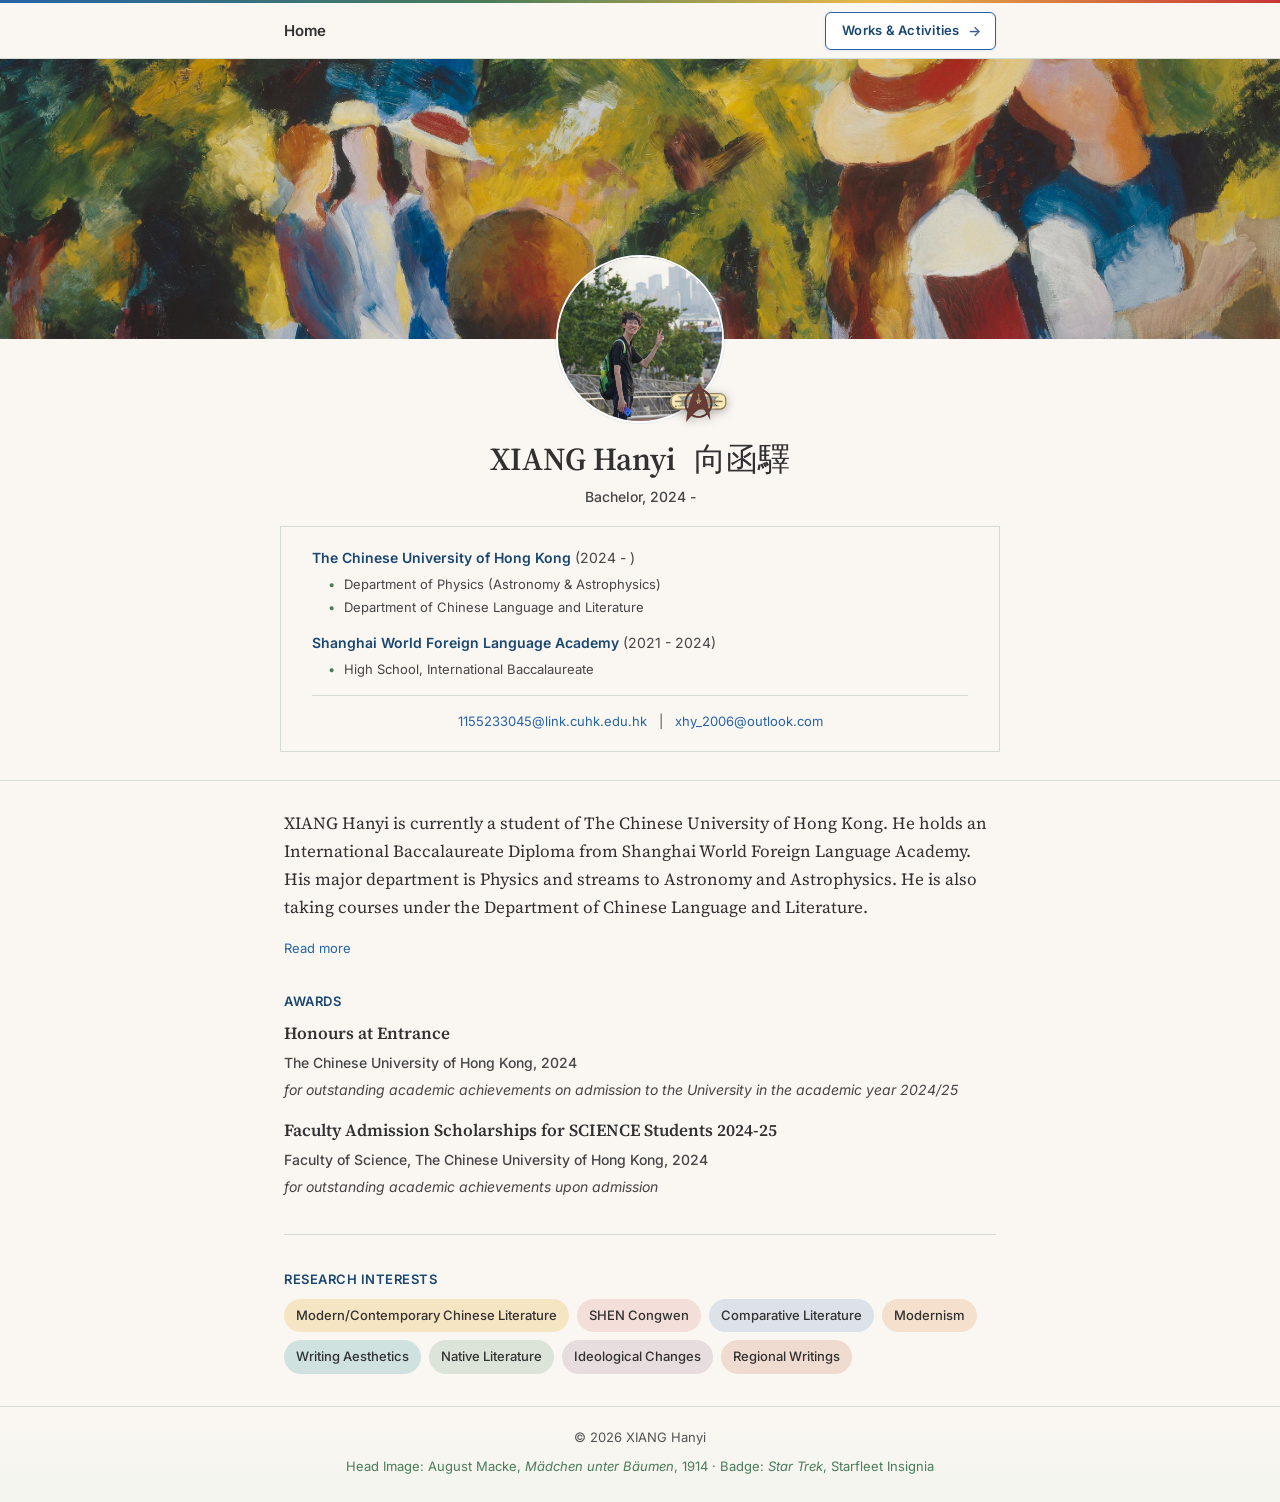
<file: index.html>
<!DOCTYPE html>
<html lang="en">
<head>
  <meta charset="UTF-8">
  <meta name="viewport" content="width=device-width, initial-scale=1.0">
  <script>
    window.SITE_BASE = (function () {
      if (location.pathname === '/myweb' || location.pathname.startsWith('/myweb/')) {
        return '/myweb/';
      }
      return '';
    })();

    if (window.SITE_BASE) {
      var siteBase = document.createElement('base');
      siteBase.href = window.SITE_BASE;
      document.head.appendChild(siteBase);
    }
  </script>
  <title>XIANG Hanyi — About</title>
  <meta name="description" content="About XIANG Hanyi — literary scholar and writer.">
  <link rel="icon" type="image/png" href="Images/favicon.png">
  <link rel="apple-touch-icon" href="Images/favicon.png">
  <link rel="preconnect" href="https://fonts.googleapis.com">
  <link rel="preconnect" href="https://fonts.gstatic.com" crossorigin>
  <link href="https://fonts.googleapis.com/css2?family=Inter:wght@400;500;600&family=Source+Serif+4:ital,opsz,wght@0,8..60,400;0,8..60,600;1,8..60,400&display=swap" rel="stylesheet">
  <link rel="stylesheet" href="styles.css">
  <script>
    document.documentElement.classList.add('has-entry-animation');
    if ('scrollRestoration' in history) history.scrollRestoration = 'manual';
    if (!location.hash) scrollTo(0, 0);
  </script>
</head>
<body class="page-home">
  <div class="page-loader" aria-hidden="true"></div>

  <a class="skip-link" href="#main">Skip to main content</a>

  <header class="site-header">
    <div class="container header-inner">
      <a class="site-name entry-animate entry-from-bottom entry-on-load" href="index.html" aria-current="page">Home</a>
      <nav class="site-nav" aria-label="Primary">
        <a href="works.html" class="site-nav-cta entry-animate entry-on-load entry-cta-reveal" data-entry-delay="520">Works &amp; Activities</a>
      </nav>
    </div>
  </header>

  <main id="main">
    <section class="profile-header-banner entry-banner" aria-labelledby="profile-name">
      <div class="profile-banner-stripe">
        <div class="profile-photo entry-animate entry-from-bottom entry-on-load">
          <img src="Images/head.jpg" alt="Portrait of XIANG Hanyi" width="168" height="168">
          <img src="Images/badge.png" alt="" class="profile-photo-badge" width="420" height="291" aria-hidden="true">
        </div>
      </div>
      <div class="container profile-header">
        <div class="profile-identity">
          <h1 id="profile-name" class="entry-animate entry-from-bottom entry-on-load">XIANG Hanyi <span class="profile-name-zh" lang="zh-Hant">向函驛</span></h1>
          <p class="profile-tagline entry-animate entry-from-bottom entry-on-load">Bachelor, 2024 -</p>

          <div class="profile-info-card entry-animate entry-from-bottom entry-on-load">
            <div class="profile-info-group">
              <p class="profile-info-heading">
                <span><strong>The Chinese University of Hong Kong</strong> <span class="profile-info-years">(2024 - )</span></span>
              </p>
              <ul class="profile-info-list">
                <li>Department of Physics (Astronomy &amp; Astrophysics)</li>
                <li>Department of Chinese Language and Literature</li>
              </ul>
            </div>

            <div class="profile-info-group">
              <p class="profile-info-heading">
                <span><strong>Shanghai World Foreign Language Academy</strong> <span class="profile-info-years">(2021 - 2024)</span></span>
              </p>
              <ul class="profile-info-list">
                <li>High School, International Baccalaureate</li>
              </ul>
            </div>

            <div class="profile-info-contacts">
              <span class="profile-email">1155233045@link.cuhk.edu.hk</span>
              <span class="profile-info-divider" aria-hidden="true">|</span>
              <span class="profile-email">xhy_2006@outlook.com</span>
            </div>
          </div>
        </div>
      </div>
    </section>

    <div class="container">

      <!-- Bio -->
      <section id="about" class="section bio-section" aria-labelledby="about-heading">
        <div class="bio-text entry-animate entry-from-bottom entry-on-scroll">
          <p class="bio-short">
            XIANG Hanyi is currently a student of The Chinese University of Hong Kong. He holds an International
            Baccalaureate Diploma from Shanghai World Foreign Language Academy. His major department is Physics
            and streams to Astronomy and Astrophysics. He is also taking courses under the Department of Chinese
            Language and Literature.
          </p>
          <div class="bio-full" hidden>
            <p>
              In Astronomy, he is especially interested in the field of cosmic observation. Beyond that, he is
              interested in different styles of expressions within words and texts which drive his mind to the realm
              of Literature. For him, Astronomy and Literature are intertwined with each other through several
              symbolic figures of romanticism, and somehow, the power of imagination depicts them together.
            </p>
            <p>
              In his spare time, music is another companion. He enjoys the freedom provided by the various
              compositions of harmonies and tries to taste music lyrics as a form of Literature. By treating
              lyrics as a distinct literary genre—both related to and in contrast with poetry—he acquires a
              broader and more vivid perspective in his literary studies.
            </p>
          </div>
          <button class="text-button" id="bio-toggle" aria-expanded="false">Read more</button>
        </div>

        <div class="about-subsection awards-subsection entry-animate entry-from-bottom entry-on-scroll" aria-labelledby="awards-heading">
          <h2 id="awards-heading" class="section-label">Awards</h2>
          <ul class="awards-list">
            <li class="award-item">
              <p class="award-title">Honours at Entrance</p>
              <p class="work-meta">The Chinese University of Hong Kong, 2024</p>
              <p class="award-subtitle">for outstanding academic achievements on admission to the University in the academic year 2024/25</p>
            </li>
            <li class="award-item">
              <p class="award-title">Faculty Admission Scholarships for SCIENCE Students 2024-25</p>
              <p class="work-meta">Faculty of Science, The Chinese University of Hong Kong, 2024</p>
              <p class="award-subtitle">for outstanding academic achievements upon admission</p>
            </li>
          </ul>
        </div>
      </section>

      <!-- Research Interests -->
      <section class="section interests-section entry-animate entry-from-bottom entry-on-scroll" aria-labelledby="research-interests-heading">
        <h2 id="research-interests-heading" class="section-label">Research Interests</h2>
        <ul class="interest-tags">
          <li><span class="interest-tag tag-tone-3">Modern/Contemporary Chinese Literature</span></li>
          <li><span class="interest-tag tag-tone-4">SHEN Congwen</span></li>
          <li><span class="interest-tag tag-tone-1">Comparative Literature</span></li>
          <li><span class="interest-tag tag-tone-5">Modernism</span></li>
          <li><span class="interest-tag tag-tone-7">Writing Aesthetics</span></li>
          <li><span class="interest-tag tag-tone-2">Native Literature</span></li>
          <li><span class="interest-tag tag-tone-6">Ideological Changes</span></li>
          <li><span class="interest-tag tag-tone-8">Regional Writings</span></li>
        </ul>
      </section>

    </div>
  </main>

  <footer class="site-footer entry-animate entry-fade entry-on-scroll entry-scroll-soft">
    <div class="container">
      <p>&copy; 2026 XIANG Hanyi</p>
      <p class="footer-credit">Head Image: August Macke, <em>Mädchen unter Bäumen</em>, 1914 · Badge: <em>Star Trek</em>, Starfleet Insignia</p>
    </div>
  </footer>

  <script src="script.js"></script>
</body>
</html>
</file>
<file: styles.css>
/* ── Design tokens (Academia.edu-inspired) ── */
:root {
  --color-bg: #ffffff;
  --color-bg-subtle: #f9fafb;
  --color-text: #313131;
  --color-text-muted: #525252;
  --color-text-subtitle: #454545;
  --color-border: #e5e7eb;
  --color-link: #2f7f93;
  --color-link-hover: #256b7a;
  --color-tag-bg: #f3f4f6;
  --color-tag-hover: #e5e7eb;
  --color-quote-border: #2f7f93;

  --font-serif: "Source Serif 4", Georgia, "Times New Roman", serif;
  --font-sans: "Inter", system-ui, -apple-system, sans-serif;

  --max-width: 760px;
  --header-height: 56px;

  --entry-ease: cubic-bezier(0.77, 0, 0.175, 1);
  --entry-duration: 1.2s;
  --entry-duration-fast: 0.6s;
  --entry-duration-scroll: 0.85s;
  --entry-ease-scroll: cubic-bezier(0.25, 0.1, 0.25, 1);
}

/* ── Reset & base ── */
*, *::before, *::after {
  box-sizing: border-box;
}

html {
  scroll-behavior: smooth;
  scroll-padding-top: calc(var(--header-height) + 16px);
  background-color: var(--color-bg);
}

html:has(body.page-home) {
  background-color: #faf7f2;
}

body {
  margin: 0;
  font-family: var(--font-serif);
  font-size: 17px;
  line-height: 1.65;
  color: var(--color-text);
  background: var(--color-bg);
  -webkit-font-smoothing: antialiased;
}

body.is-loading {
  overflow: hidden;
}

/* ── Page entry (inspired by chi.cuhk.edu.hk) ── */
.page-loader {
  position: fixed;
  inset: 0;
  background: var(--color-bg);
  z-index: 1000;
  opacity: 1;
  visibility: visible;
  transition: opacity var(--entry-duration-fast) var(--entry-ease),
    visibility var(--entry-duration-fast) var(--entry-ease);
}

body.load-finish .page-loader {
  opacity: 0;
  visibility: hidden;
  pointer-events: none;
}

html.has-entry-animation .entry-animate {
  opacity: 0;
  transition:
    opacity var(--entry-duration) var(--entry-ease),
    transform var(--entry-duration) var(--entry-ease);
}

html.has-entry-animation .entry-on-scroll.entry-animate {
  transition-duration: var(--entry-duration-scroll);
  transition-timing-function: var(--entry-ease-scroll);
}

html.has-entry-animation .entry-scroll-soft.entry-animate {
  transition-duration: 1s;
  transition-timing-function: cubic-bezier(0.33, 1, 0.68, 1);
}

html.has-entry-animation .entry-from-bottom {
  transform: translateY(50px);
}

html.has-entry-animation .entry-from-left {
  transform: translateX(-50px);
}

html.has-entry-animation .entry-from-right {
  transform: translateX(50px);
}

html.has-entry-animation .entry-fade {
  transform: none;
}

html.has-entry-animation .entry-cta-reveal {
  transform: translateX(22px) scale(0.94);
  transition:
    opacity 0.72s cubic-bezier(0.22, 1, 0.36, 1),
    transform 0.72s cubic-bezier(0.22, 1, 0.36, 1);
}

html.has-entry-animation .entry-animate.is-animated {
  opacity: 1;
  transform: translate(0);
}

html.has-entry-animation .entry-cta-reveal.is-animated {
  transform: translateX(0) scale(1);
}

@media (prefers-reduced-motion: reduce) {
  .page-loader {
    display: none;
  }

  html.has-entry-animation .entry-animate {
    opacity: 1;
    transform: none;
    transition: none;
  }

  html.has-entry-animation .entry-cta-reveal.is-animated {
    transform: none;
  }

  .profile-header-banner.entry-banner .profile-banner-stripe {
    background-size: cover;
    transition: none;
  }

  html.has-entry-animation .profile-banner-stripe .profile-photo.entry-from-bottom {
    transform: translate(-50%, 50%);
  }
}

img {
  display: block;
  max-width: 100%;
  height: auto;
}

a {
  color: var(--color-link);
  text-decoration: none;
}

a:hover {
  color: var(--color-link-hover);
  text-decoration: underline;
}

h1, h2, h3 {
  font-weight: 600;
  line-height: 1.25;
}

ul {
  list-style: none;
  margin: 0;
  padding: 0;
}

address {
  font-style: normal;
}

/* ── Utilities ── */
.container {
  max-width: var(--max-width);
  margin: 0 auto;
  padding: 0 24px;
}

.skip-link {
  position: absolute;
  top: -100%;
  left: 16px;
  padding: 8px 16px;
  background: var(--color-link);
  color: #fff;
  border-radius: 4px;
  z-index: 200;
}

.skip-link:focus {
  top: 16px;
}

/* ── Header ── */
.site-header {
  position: sticky;
  top: 0;
  z-index: 100;
  background: var(--color-bg);
  border-bottom: 1px solid var(--color-border);
  height: var(--header-height);
}

.header-inner {
  display: flex;
  align-items: center;
  justify-content: space-between;
  height: var(--header-height);
}

.site-name {
  font-family: var(--font-sans);
  font-size: 15px;
  font-weight: 600;
  color: var(--color-text);
  text-decoration: none;
}

.site-name:hover {
  color: var(--color-link);
  text-decoration: none;
}

.site-name[aria-current="page"] {
  color: var(--color-text);
}

.site-nav {
  display: flex;
  gap: 24px;
}

.site-nav a {
  font-family: var(--font-sans);
  font-size: 14px;
  color: var(--color-text-muted);
  text-decoration: none;
}

.site-nav a:hover {
  color: var(--color-text);
  text-decoration: none;
}

.site-nav a[aria-current="page"] {
  color: var(--color-text);
  font-weight: 500;
}

.page-home .site-nav-cta {
  display: inline-flex;
  align-items: center;
  gap: 8px;
  padding: 7px 14px 7px 16px;
  font-size: 13px;
  font-weight: 600;
  letter-spacing: 0.02em;
  color: var(--macke-blue-deep);
  background: #fff;
  border: 1.5px solid var(--macke-blue);
  border-radius: 6px;
  box-shadow: 0 1px 3px rgba(37, 99, 168, 0.1);
  transition:
    color 0.2s ease,
    background 0.2s ease,
    border-color 0.2s ease,
    transform 0.2s ease,
    box-shadow 0.2s ease;
}

.page-home .site-nav-cta::after {
  content: "→";
  font-size: 14px;
  line-height: 1;
  opacity: 0.85;
  transition: transform 0.2s ease, opacity 0.2s ease;
}

.page-home .site-nav-cta:hover {
  color: #fff;
  background: var(--macke-blue);
  border-color: var(--macke-blue);
  text-decoration: none;
  transform: translateY(-1px);
  box-shadow: 0 3px 10px rgba(37, 99, 168, 0.22);
}

.page-home .site-nav-cta:hover::after {
  opacity: 1;
  transform: translateX(3px);
}

.page-home .site-nav-cta:focus-visible {
  outline: 2px solid var(--macke-yellow);
  outline-offset: 3px;
}

@media (prefers-reduced-motion: reduce) {
  .page-home .site-nav-cta,
  .page-home .site-nav-cta::after {
    transition: none;
  }

  .page-home .site-nav-cta:hover {
    transform: none;
  }

  .page-home .site-nav-cta:hover::after {
    transform: none;
  }
}

.nav-toggle {
  display: none;
  flex-direction: column;
  justify-content: center;
  gap: 5px;
  width: 36px;
  height: 36px;
  padding: 6px;
  border: none;
  background: transparent;
  cursor: pointer;
}

.nav-toggle span {
  display: block;
  height: 2px;
  background: var(--color-text);
  border-radius: 1px;
}

.mobile-nav {
  display: none;
  flex-direction: column;
  padding: 12px 24px 16px;
  border-bottom: 1px solid var(--color-border);
  background: var(--color-bg);
}

.mobile-nav a {
  font-family: var(--font-sans);
  font-size: 15px;
  padding: 10px 0;
  color: var(--color-text);
  text-decoration: none;
  border-bottom: 1px solid var(--color-border);
}

.mobile-nav a:last-child {
  border-bottom: none;
}

.mobile-nav.is-open {
  display: flex;
}

/* ── Profile header ── */
.profile-header-banner {
  position: relative;
  border-bottom: 1px solid var(--color-border);
  background: var(--color-bg);
  --profile-photo-size: 128px;
}

.profile-banner-stripe {
  position: relative;
  height: 200px;
  background-image: url("Images/header bg.jpg");
  background-size: cover;
  background-position: 72% 28%;
}

.profile-banner-stripe .profile-photo {
  position: absolute;
  left: 50%;
  bottom: 0;
  z-index: 2;
  transform: translate(-50%, 50%);
  margin: 0;
}

html.has-entry-animation .profile-banner-stripe .profile-photo.entry-from-bottom {
  transform: translate(-50%, calc(50% + 50px));
}

html.has-entry-animation .profile-banner-stripe .profile-photo.entry-from-bottom.is-animated {
  transform: translate(-50%, 50%);
}

.profile-header {
  position: relative;
  z-index: 1;
  display: flex;
  flex-direction: column;
  align-items: center;
  text-align: center;
  padding: calc(var(--profile-photo-size) / 2 + 12px) 0 28px;
}

.profile-banner-stripe::before {
  content: none;
}

.profile-header-banner.entry-banner .profile-banner-stripe {
  background-size: cover;
}

.profile-photo {
  position: relative;
  flex-shrink: 0;
  line-height: 0;
}

.profile-photo img:not(.profile-photo-badge) {
  width: var(--profile-photo-size);
  height: var(--profile-photo-size);
  object-fit: cover;
  object-position: 32% 18%;
  border-radius: 50%;
  border: 2px solid rgba(255, 255, 255, 0.95);
  box-shadow: 0 0 0 1px rgba(0, 0, 0, 0.08);
}

.profile-photo-badge {
  position: absolute;
  right: 6%;
  bottom: 8%;
  width: 35%;
  height: auto;
  object-fit: contain;
  border: none;
  border-radius: 0;
  box-shadow: none;
  filter: drop-shadow(0 2px 5px rgba(0, 0, 0, 0.3));
  transform: translate(24%, 32%);
  pointer-events: none;
}

.profile-identity {
  width: 100%;
  max-width: 720px;
}

.profile-identity h1 {
  font-size: 32px;
  margin: 0 0 6px;
}

.profile-name-zh {
  margin-left: 0.35em;
  font-weight: 500;
}

.profile-tagline {
  font-family: var(--font-sans);
  font-size: 14px;
  color: var(--color-text-subtitle);
  font-weight: 500;
  margin: 0 0 18px;
}

.profile-info-card {
  --profile-frame-inset: 14px;
  --profile-frame-line: var(--color-border);
  position: relative;
  text-align: left;
  padding: 22px 32px 20px;
  background:
    linear-gradient(var(--profile-frame-line), var(--profile-frame-line))
      var(--profile-frame-inset) 0 / calc(100% - (var(--profile-frame-inset) * 2)) 1px no-repeat,
    linear-gradient(var(--profile-frame-line), var(--profile-frame-line))
      var(--profile-frame-inset) 100% / calc(100% - (var(--profile-frame-inset) * 2)) 1px no-repeat;
}

.profile-info-card::before,
.profile-info-card::after {
  content: "";
  position: absolute;
  top: 0;
  bottom: 0;
  width: var(--profile-frame-inset);
  pointer-events: none;
  border-color: var(--profile-frame-line);
  border-style: solid;
  border-width: 0;
}

.profile-info-card::before {
  left: 0;
  border-left-width: 1px;
  border-top-width: 1px;
  border-bottom-width: 1px;
}

.profile-info-card::after {
  right: 0;
  border-right-width: 1px;
  border-top-width: 1px;
  border-bottom-width: 1px;
}

.profile-info-group + .profile-info-group {
  margin-top: 16px;
}

.profile-info-heading {
  display: flex;
  align-items: flex-start;
  gap: 8px;
  margin: 0 0 6px;
  font-family: var(--font-sans);
  font-size: 14px;
  font-weight: 500;
  line-height: 1.45;
  color: var(--color-text);
}

.profile-info-years {
  font-weight: 400;
  color: var(--color-text-subtitle);
}

.profile-info-list {
  margin: 0;
  padding: 0 0 0 1.85rem;
  list-style: none;
}

.profile-info-list li {
  position: relative;
  padding-left: 0.15rem;
  font-family: var(--font-sans);
  font-size: 13px;
  line-height: 1.55;
  color: var(--color-text-subtitle);
}

.profile-info-list li + li {
  margin-top: 2px;
}

.profile-info-list li::before {
  content: "•";
  position: absolute;
  left: -0.85rem;
  color: var(--color-link);
}

.profile-info-contacts {
  display: flex;
  flex-wrap: wrap;
  align-items: center;
  justify-content: center;
  gap: 8px 12px;
  margin-top: 16px;
  padding-top: 16px;
  border-top: 1px solid var(--color-border);
  font-family: var(--font-sans);
  font-size: 13px;
  line-height: 1.5;
  text-align: center;
}

.profile-info-icon {
  flex-shrink: 0;
  line-height: 1.35;
}

.profile-info-divider {
  color: var(--color-text-muted);
}

.profile-email {
  color: var(--color-link);
}

.profile-links {
  display: flex;
  flex-wrap: wrap;
  align-items: center;
  justify-content: center;
  gap: 8px 16px;
  margin-top: 16px;
  padding-bottom: 8px;
}

.profile-links .profile-email {
  font-family: var(--font-sans);
  font-size: 14px;
}

.profile-links-break {
  flex-basis: 100%;
  height: 0;
}

/* ── Buttons ── */
.button {
  display: inline-block;
  font-family: var(--font-sans);
  font-size: 14px;
  font-weight: 500;
  padding: 8px 16px;
  background: var(--color-link);
  color: #fff !important;
  border-radius: 4px;
  text-decoration: none !important;
}

.button:hover {
  background: var(--color-link-hover);
}

.button-small {
  padding: 6px 12px;
  font-size: 13px;
}

.text-button {
  font-family: var(--font-sans);
  font-size: 13px;
  color: var(--color-link);
  background: none;
  border: none;
  padding: 0;
  cursor: pointer;
}

.text-button:hover {
  text-decoration: underline;
}

/* ── Sections ── */
.works-page {
  padding-top: 32px;
}

.works-layout {
  display: grid;
  grid-template-columns: max-content minmax(0, var(--max-width));
  gap: 80px;
  max-width: calc(var(--max-width) + 260px + 80px);
  margin: 0 auto;
  padding: 0 32px;
  align-items: start;
}

.works-sidebar {
  position: sticky;
  top: calc(var(--header-height) + 24px);
  z-index: 20;
  min-width: 0;
  padding-right: 0;
  overflow: visible;
}

.works-back-link {
  display: inline-flex;
  align-items: center;
  justify-content: center;
  width: 32px;
  height: 32px;
  margin: 0 0 18px 0;
  flex-shrink: 0;
  color: var(--color-text-muted);
  text-decoration: none;
  border-radius: 50%;
  background-color: transparent;
  transition:
    color 0.25s var(--entry-ease),
    transform 0.32s cubic-bezier(0.34, 1.35, 0.64, 1),
    background-color 0.25s ease,
    box-shadow 0.32s var(--entry-ease);
}

.works-back-link:hover {
  color: var(--color-link);
  text-decoration: none;
  transform: translateX(-5px) scale(1.18);
  background-color: var(--color-tag-bg);
  box-shadow: 0 3px 10px rgba(47, 127, 147, 0.16);
}

.works-back-link:active {
  transform: translateX(-5px) scale(1.1);
  transition-duration: 0.12s;
}

.works-back-link:focus-visible {
  outline: 2px solid var(--color-link);
  outline-offset: 2px;
}

.works-back-link:hover .works-back-arrow {
  transform: rotate(45deg) scale(1.08);
}

.works-back-arrow {
  display: block;
  width: 9px;
  height: 9px;
  border-left: 2px solid currentColor;
  border-bottom: 2px solid currentColor;
  transform: rotate(45deg);
  margin-left: 3px;
  transition: transform 0.32s cubic-bezier(0.34, 1.35, 0.64, 1);
}

@media (prefers-reduced-motion: reduce) {
  .works-back-link,
  .works-back-link:hover,
  .works-back-link:active,
  .works-back-arrow,
  .works-back-link:hover .works-back-arrow {
    transform: none;
    transition: color 0.2s, background-color 0.2s;
  }

  .works-back-link:hover {
    background-color: var(--color-tag-bg);
  }
}

.works-sidebar-track {
  position: relative;
  display: block;
  width: max-content;
  padding-right: 50px;
  overflow: visible;
}

.works-sidebar-track::before {
  content: "";
  position: absolute;
  top: 0;
  bottom: 0;
  right: 6px;
  width: 1px;
  background-image: repeating-linear-gradient(
    to bottom,
    #c5c5c5 0 2px,
    transparent 2px 10px
  );
  pointer-events: none;
  z-index: 1;
}

.works-sidebar-list {
  list-style: none;
  margin: 0;
  padding: 0;
  display: flex;
  flex-direction: column;
  gap: 2px;
  min-width: 0;
}

.works-planet-scale {
  position: absolute;
  top: 0;
  right: 14px;
  bottom: 0;
  width: 36px;
  height: 100%;
  overflow: visible;
  color: #c5c5c5;
  pointer-events: none;
  display: block;
  z-index: 1;
}

.works-sidebar-indicator {
  position: absolute;
  top: 0;
  right: 0;
  width: 13px;
  height: 13px;
  display: flex;
  align-items: center;
  justify-content: center;
  pointer-events: none;
  opacity: 0;
  z-index: 2;
  transform: translateY(0);
  transition:
    transform 0.55s cubic-bezier(0.22, 1, 0.36, 1),
    opacity 0.2s ease;
}

.works-moon {
  display: block;
  width: 13px;
  height: 13px;
  overflow: visible;
}

.works-sidebar-indicator.is-ready {
  opacity: 1;
}

@media (prefers-reduced-motion: reduce) {
  .works-sidebar-indicator {
    transition: none;
  }
}

.works-sidebar-item {
  margin: 0;
}

.works-sidebar-list a {
  font-family: var(--font-serif);
  font-size: 15px;
  font-weight: 400;
  line-height: 1.45;
  color: var(--color-text-muted);
  text-decoration: none;
  text-align: left;
  display: block;
  position: relative;
  padding: 10px 8px 10px 0;
  white-space: nowrap;
  transition: color 0.22s ease;
}

.works-sidebar-list a:hover {
  color: var(--color-link);
  text-decoration: none;
}

.works-sidebar-list a:focus-visible {
  outline: 2px solid var(--color-link);
  outline-offset: 2px;
}

.works-sidebar-list a.is-active {
  color: var(--color-text);
  font-weight: 600;
}

.works-sidebar-list a.is-active:hover {
  color: var(--color-link);
}

.works-content {
  min-width: 0;
  padding-left: 8px;
}

.works-content > .container {
  padding-left: 0;
  padding-right: 0;
}

.works-content > .container > .section:first-of-type {
  padding-top: 0;
}

.works-content .section {
  padding: 40px 0;
}

.section {
  padding: 36px 0;
  border-bottom: 1px solid var(--color-border);
}

.section:last-of-type {
  border-bottom: none;
}

.section-label {
  font-family: var(--font-sans);
  font-size: 13px;
  font-weight: 600;
  text-transform: uppercase;
  letter-spacing: 0.04em;
  color: var(--color-text-muted);
  margin: 0 0 12px;
}

.section-title {
  font-size: 22px;
  margin: 0 0 20px;
}

.works-subgroup {
  margin-bottom: 12px;
}

.works-subgroup + .works-subgroup {
  margin-top: 36px;
}

.works-subgroup-title {
  font-family: var(--font-sans);
  font-size: 16px;
  font-weight: 600;
  color: var(--color-text);
  margin: 0 0 12px;
  padding-bottom: 8px;
  border-bottom: 1px solid var(--color-border);
}

.works-subgroup .work-card:first-of-type {
  padding-top: 0;
}

/* ── Bio ── */
.bio-section {
  padding-top: 28px;
}

.bio-text p {
  margin: 0 0 12px;
}

.bio-full {
  margin-top: 12px;
}

.about-subsection {
  margin-top: 32px;
}

.awards-list {
  list-style: none;
  margin: 0;
  padding: 0;
  display: flex;
  flex-direction: column;
  gap: 18px;
}

.award-item {
  margin: 0;
  padding: 0;
}

.award-title {
  font-family: var(--font-serif);
  font-size: 17px;
  font-weight: 600;
  color: var(--color-text);
  margin: 0 0 6px;
  line-height: 1.45;
}

.award-item .work-meta {
  margin: 0 0 6px;
}

.award-subtitle {
  font-family: var(--font-sans);
  font-size: 14px;
  font-style: italic;
  color: var(--color-text-subtitle);
  margin: 0;
  line-height: 1.55;
}

/* ── Interest tags ── */
.interest-tags {
  display: flex;
  flex-wrap: wrap;
  gap: 8px;
  margin-bottom: 8px;
}

.interest-tags .interest-tag {
  display: inline-block;
  font-family: var(--font-sans);
  font-size: 13px;
  font-weight: 500;
  padding: 6px 12px;
  background: var(--color-tag-bg);
  color: var(--color-text);
  border-radius: 20px;
}

/* ── Work cards ── */
.work-card {
  position: relative;
  padding: 20px 0;
  border-bottom: 1px solid var(--color-border);
}

.work-card:last-child {
  border-bottom: none;
  padding-bottom: 0;
}

.work-card:first-of-type {
  padding-top: 0;
}

.work-title {
  font-size: 18px;
  margin: 0 0 4px;
}

.work-title a {
  color: var(--color-text);
  text-decoration: none;
}

.work-title a:hover {
  color: var(--color-link);
  text-decoration: underline;
}

.work-type {
  display: inline-block;
  font-family: var(--font-sans);
  font-size: 11px;
  font-weight: 500;
  text-transform: uppercase;
  letter-spacing: 0.04em;
  color: var(--color-text-muted);
  background: var(--color-tag-bg);
  padding: 2px 8px;
  border-radius: 3px;
  margin-left: 8px;
  vertical-align: middle;
}

.work-meta {
  font-family: var(--font-sans);
  font-size: 14px;
  font-weight: 500;
  color: var(--color-text-subtitle);
  margin: 0 0 10px;
  line-height: 1.5;
}

.work-excerpt {
  font-size: 16px;
  color: var(--color-text);
  margin: 0 0 12px;
}

.work-excerpt:has(+ .work-meta) {
  margin-bottom: 4px;
}

.work-quote {
  margin: 0 0 12px;
  padding: 12px 16px;
  background: var(--color-bg-subtle);
  border-left: 3px solid var(--color-quote-border);
  font-size: 15px;
  font-style: italic;
  color: var(--color-text-muted);
}

.work-epigraph {
  position: absolute;
  right: 0;
  bottom: 6px;
  margin: 0;
  font-family: var(--font-serif);
  font-size: 16px;
  font-style: italic;
  font-weight: 400;
  letter-spacing: 0.08em;
  line-height: 1;
  color: var(--color-text-muted);
  text-align: right;
  white-space: nowrap;
}

.work-actions {
  display: flex;
  gap: 16px;
}

.action-link {
  font-family: var(--font-sans);
  font-size: 13px;
  font-weight: 500;
}

button.action-link {
  padding: 0;
  border: none;
  background: none;
  color: var(--color-link);
  cursor: pointer;
  text-decoration: none;
}

button.action-link:hover {
  color: var(--color-link-hover);
  text-decoration: underline;
}

.action-link-disabled {
  color: var(--color-link);
  cursor: default;
}

.work-card-compact {
  padding: 14px 0;
}

.work-card-compact .work-title {
  font-size: 16px;
}

#conferences .work-card {
  border-bottom: none;
  padding: 0;
}

#conferences .work-card + .work-card {
  margin-top: 18px;
}

.work-card-with-preview {
  display: flex;
  gap: 24px;
  align-items: flex-start;
}

.work-card-content {
  flex: 1;
  min-width: 0;
}

.work-preview {
  flex: 0 0 148px;
  width: 148px;
  margin: 0;
}

.work-preview-frame {
  position: relative;
  width: 148px;
  height: 200px;
  overflow: hidden;
  border: 1px solid var(--color-border);
  border-radius: 4px;
  box-shadow: 0 1px 4px rgba(0, 0, 0, 0.08);
  background: #fff;
}

.work-preview-frame img {
  width: 100%;
  height: 100%;
  object-fit: cover;
  object-position: top;
  display: block;
}

/* ── CV & Contact ── */
.cv-note {
  color: var(--color-text-muted);
  margin: 0 0 16px;
}

.contact-details p {
  margin: 0 0 16px;
  font-family: var(--font-sans);
  font-size: 15px;
  line-height: 1.6;
}

.contact-details strong {
  display: block;
  font-size: 13px;
  text-transform: uppercase;
  letter-spacing: 0.03em;
  color: var(--color-text-muted);
  margin-bottom: 4px;
}

/* ── Footer ── */
.site-footer {
  padding: 32px 0 48px;
  border-top: 1px solid var(--color-border);
  margin-top: 16px;
}

.site-footer p {
  font-family: var(--font-sans);
  font-size: 13px;
  color: var(--color-text-muted);
  margin: 0;
  text-align: center;
}

.footer-credit {
  margin-top: 8px !important;
}

/* ── Responsive ── */
@media (max-width: 1023px) {
  .works-layout {
    grid-template-columns: 1fr;
    gap: 0;
    padding: 0;
  }

  .works-page {
    padding-top: 0;
  }

  .works-sidebar {
    position: sticky;
    top: var(--header-height);
    z-index: 50;
    display: flex;
    align-items: center;
    gap: 14px;
    padding: 12px 20px;
    background: var(--color-bg);
    border-bottom: 1px solid var(--color-border);
  }

  .works-back-link {
    margin: 0;
  }

  .works-sidebar-track {
    flex: 1;
    min-width: 0;
    display: block;
    width: auto;
    padding-right: 0;
  }

  .works-sidebar-track::before {
    top: auto;
    right: 0;
    left: 0;
    bottom: 5px;
    width: auto;
    height: 1px;
    background-image: repeating-linear-gradient(
      to right,
      #c5c5c5 0 2px,
      transparent 2px 10px
    );
  }

  .works-planet-scale {
    display: none;
  }

  .works-sidebar-list {
    flex-direction: row;
    flex-wrap: nowrap;
    gap: 0 24px;
    overflow-x: auto;
    border-right: none;
    -webkit-overflow-scrolling: touch;
    scrollbar-width: none;
  }

  .works-sidebar-list::-webkit-scrollbar {
    display: none;
  }

  .works-sidebar-item {
    flex: 0 0 auto;
  }

  .works-sidebar-list a {
    padding: 8px 0;
    margin-right: 0;
    white-space: nowrap;
  }

  .works-sidebar-indicator {
    top: auto;
    right: auto;
    left: 0;
    bottom: -2px;
    width: 13px;
    height: 13px;
    justify-content: center;
  }

  .works-content {
    padding-left: 0;
  }

  .works-content > .container {
    padding-left: 24px;
    padding-right: 24px;
  }
}

@media (max-width: 640px) {
  .site-nav a {
    font-size: 13px;
  }

  .page-home .site-nav-cta {
    padding: 6px 11px 6px 12px;
    font-size: 12px;
    gap: 6px;
    border-radius: 5px;
  }

  .page-home .site-nav-cta::after {
    font-size: 13px;
  }

  .profile-header {
    padding-top: calc(var(--profile-photo-size) / 2 + 12px);
    padding-bottom: 24px;
  }

  .profile-banner-stripe {
    height: 200px;
    background-position: 62% 22%;
  }

  .profile-identity h1 {
    font-size: 26px;
  }

  .profile-info-card {
    padding: 20px 26px 18px;
  }

  .profile-info-contacts {
    gap: 6px 10px;
  }

  .profile-links {
    justify-content: center;
  }

  .work-card-with-preview {
    flex-direction: column;
  }

  .work-preview {
    align-self: center;
  }

  body {
    font-size: 16px;
  }
}

@media (min-width: 641px) {
  .profile-header-banner {
    --profile-photo-size: 168px;
  }

  .profile-banner-stripe {
    height: 280px;
  }

  .profile-header {
    padding-top: calc(var(--profile-photo-size) / 2 + 16px);
  }
}

/* ── Home page: Macke palette (header bg painting) ── */
.page-home {
  --macke-blue: #2563a8;
  --macke-blue-deep: #1a4672;
  --macke-red: #c73636;
  --macke-yellow: #e8b84a;
  --macke-green: #4a7c59;
  --macke-green-light: #e8efe6;
  --macke-cream: #faf7f2;
  --macke-sage: #d5ddd3;

  --color-bg: var(--macke-cream);
  --color-bg-subtle: #f3f0ea;
  --color-border: var(--macke-sage);
  --color-link: var(--macke-blue);
  --color-link-hover: var(--macke-blue-deep);
  --color-tag-bg: var(--macke-green-light);
  --color-tag-hover: #dce8da;
  --color-quote-border: var(--macke-blue);

  min-height: 100dvh;
  display: flex;
  flex-direction: column;
}

body.page-home > main {
  flex: 1;
}

.page-home::before {
  content: "";
  display: block;
  height: 3px;
  background: linear-gradient(
    90deg,
    var(--macke-blue) 0%,
    var(--macke-green) 38%,
    var(--macke-yellow) 68%,
    var(--macke-red) 100%
  );
}

.page-home .site-header {
  background: rgba(250, 247, 242, 0.96);
  border-bottom-color: var(--macke-sage);
}

.page-home .profile-header-banner {
  border-bottom-color: var(--macke-sage);
}

.page-home .profile-photo img:not(.profile-photo-badge) {
  border-color: rgba(255, 255, 255, 0.98);
  box-shadow: 0 0 0 1px rgba(37, 99, 168, 0.1);
}

.page-home .profile-info-card {
  --profile-frame-line: var(--macke-sage);
}

.profile-info-heading strong {
  font-weight: 600;
  color: var(--color-text);
}

.page-home .profile-info-heading strong {
  color: var(--macke-blue-deep);
}

.page-home .profile-info-list li::before {
  color: var(--macke-green);
}

.page-home .profile-info-contacts {
  border-top-color: var(--macke-sage);
}

.page-home .profile-info-contacts .profile-email {
  color: var(--macke-blue);
}

.page-home .profile-links .profile-email {
  color: var(--macke-blue);
}

.page-home .section-label {
  color: var(--macke-blue-deep);
}

.page-home .section {
  border-bottom-color: var(--macke-sage);
}

.page-home .text-button {
  color: var(--macke-blue);
}

.page-home .text-button:hover {
  color: var(--macke-red);
}

.page-home .interest-tags .tag-tone-1 {
  background: rgba(37, 99, 168, 0.14);
}

.page-home .interest-tags .tag-tone-2 {
  background: rgba(74, 124, 89, 0.17);
}

.page-home .interest-tags .tag-tone-3 {
  background: rgba(232, 184, 74, 0.28);
}

.page-home .interest-tags .tag-tone-4 {
  background: rgba(199, 54, 54, 0.13);
}

.page-home .interest-tags .tag-tone-5 {
  background: rgba(235, 188, 142, 0.38);
}

.page-home .interest-tags .tag-tone-6 {
  background: rgba(128, 82, 118, 0.16);
}

.page-home .interest-tags .tag-tone-7 {
  background: rgba(42, 138, 148, 0.2);
}

.page-home .interest-tags .tag-tone-8 {
  background: rgba(196, 92, 52, 0.18);
}

.page-home .site-footer {
  flex-shrink: 0;
  margin-top: 0;
  border-top-color: var(--macke-sage);
  background: linear-gradient(to bottom, transparent, rgba(232, 239, 230, 0.35));
  padding: 20px 0 24px;
}

.page-home .interests-section {
  padding-bottom: 24px;
}

.page-home .footer-credit {
  color: var(--macke-green);
}

.page-home .page-loader {
  background: var(--macke-cream);
}

/* ── Works page: match home awards blue ── */
.page-works {
  --color-link: #2563a8;
  --color-link-hover: #1a4672;
  --color-quote-border: #2563a8;
}

.page-works .works-back-link:hover {
  box-shadow: 0 3px 10px rgba(37, 99, 168, 0.16);
}

.page-works .back-to-top {
  position: fixed;
  right: 24px;
  bottom: 24px;
  z-index: 50;
  display: inline-flex;
  align-items: center;
  justify-content: center;
  width: 40px;
  height: 40px;
  padding: 0;
  border: 1px solid var(--color-border);
  border-radius: 50%;
  background: var(--color-bg);
  color: var(--color-text-muted);
  cursor: pointer;
  box-shadow: 0 2px 10px rgba(0, 0, 0, 0.08);
  opacity: 0;
  visibility: hidden;
  transform: translateY(8px);
  transition:
    opacity 0.25s ease,
    visibility 0.25s ease,
    transform 0.25s ease,
    color 0.25s ease,
    background-color 0.25s ease,
    box-shadow 0.25s ease;
}

.page-works .back-to-top.is-visible {
  opacity: 1;
  visibility: visible;
  transform: translateY(0);
}

.page-works .back-to-top:hover {
  color: var(--color-link);
  background: var(--color-tag-bg);
  box-shadow: 0 3px 12px rgba(37, 99, 168, 0.16);
}

.page-works .back-to-top:focus-visible {
  outline: 2px solid var(--color-link);
  outline-offset: 2px;
}

.back-to-top-arrow {
  display: block;
  width: 9px;
  height: 9px;
  border-left: 2px solid currentColor;
  border-top: 2px solid currentColor;
  transform: rotate(45deg);
  margin-top: 3px;
}

@media (prefers-reduced-motion: reduce) {
  .page-works .back-to-top {
    transition: none;
  }
}

/* ── In-page PDF viewer ── */
body.pdf-viewer-open {
  overflow: hidden;
}

.pdf-viewer {
  position: fixed;
  inset: 0;
  z-index: 300;
  display: flex;
  align-items: center;
  justify-content: center;
  padding: 24px;
}

.pdf-viewer[hidden] {
  display: none;
}

.pdf-viewer__backdrop {
  position: absolute;
  inset: 0;
  background: rgba(20, 24, 28, 0.72);
  opacity: 0;
  transition: opacity 0.5s var(--entry-ease);
}

.pdf-viewer__dialog {
  position: relative;
  z-index: 1;
  display: flex;
  flex-direction: column;
  width: min(920px, 100%);
  max-height: calc(100dvh - 48px);
  background: var(--color-bg);
  border: 1px solid var(--color-border);
  border-radius: 8px;
  box-shadow: 0 18px 48px rgba(0, 0, 0, 0.24);
  overflow: hidden;
  opacity: 0;
  transform: translateY(36px) scale(0.985);
  transition:
    opacity 0.65s var(--entry-ease),
    transform 0.65s var(--entry-ease);
}

.pdf-viewer.is-open .pdf-viewer__backdrop {
  opacity: 1;
}

.pdf-viewer.is-open .pdf-viewer__dialog {
  opacity: 1;
  transform: translateY(0) scale(1);
}

.pdf-viewer__header {
  display: flex;
  align-items: flex-start;
  justify-content: space-between;
  gap: 16px;
  padding: 16px 20px;
  border-bottom: 1px solid var(--color-border);
  background: var(--color-bg-subtle);
}

.pdf-viewer__title {
  margin: 0;
  font-family: var(--font-sans);
  font-size: 15px;
  font-weight: 600;
  line-height: 1.45;
  color: var(--color-text);
}

.pdf-viewer__close {
  flex-shrink: 0;
  display: inline-flex;
  align-items: center;
  justify-content: center;
  width: 32px;
  height: 32px;
  padding: 0;
  border: none;
  border-radius: 4px;
  background: transparent;
  color: var(--color-text-muted);
  font-size: 24px;
  line-height: 1;
  cursor: pointer;
  transition:
    transform 0.28s cubic-bezier(0.34, 1.35, 0.64, 1),
    color 0.2s ease,
    background-color 0.2s ease;
}

.pdf-viewer__close:hover {
  color: var(--color-text);
  background: var(--color-tag-bg);
  transform: rotate(90deg);
}

.pdf-viewer__body {
  flex: 1;
  overflow: auto;
  padding: 16px;
  background: #eef1f4;
}

.pdf-viewer__status {
  margin: 0;
  font-family: var(--font-sans);
  font-size: 14px;
  color: var(--color-text-muted);
  text-align: center;
}

.pdf-viewer__pages {
  display: flex;
  flex-direction: column;
  align-items: center;
  gap: 16px;
  width: 100%;
}

.pdf-viewer__page {
  width: 100%;
  display: flex;
  justify-content: center;
}

.pdf-viewer__canvas {
  display: block;
  max-width: 100%;
  height: auto;
  background: #fff;
  box-shadow: 0 1px 6px rgba(0, 0, 0, 0.12);
}

@media (max-width: 640px) {
  .pdf-viewer {
    padding: 0;
  }

  .pdf-viewer__dialog {
    width: 100%;
    max-height: 100dvh;
    border-radius: 0;
  }
}

@media (prefers-reduced-motion: reduce) {
  .pdf-viewer__close {
    transition: none;
  }

  .pdf-viewer__close:hover {
    transform: none;
  }

  .pdf-viewer__backdrop,
  .pdf-viewer__dialog {
    transition: none;
  }

  .pdf-viewer.is-open .pdf-viewer__backdrop,
  .pdf-viewer.is-open .pdf-viewer__dialog {
    opacity: 1;
    transform: none;
  }
}
</file>
